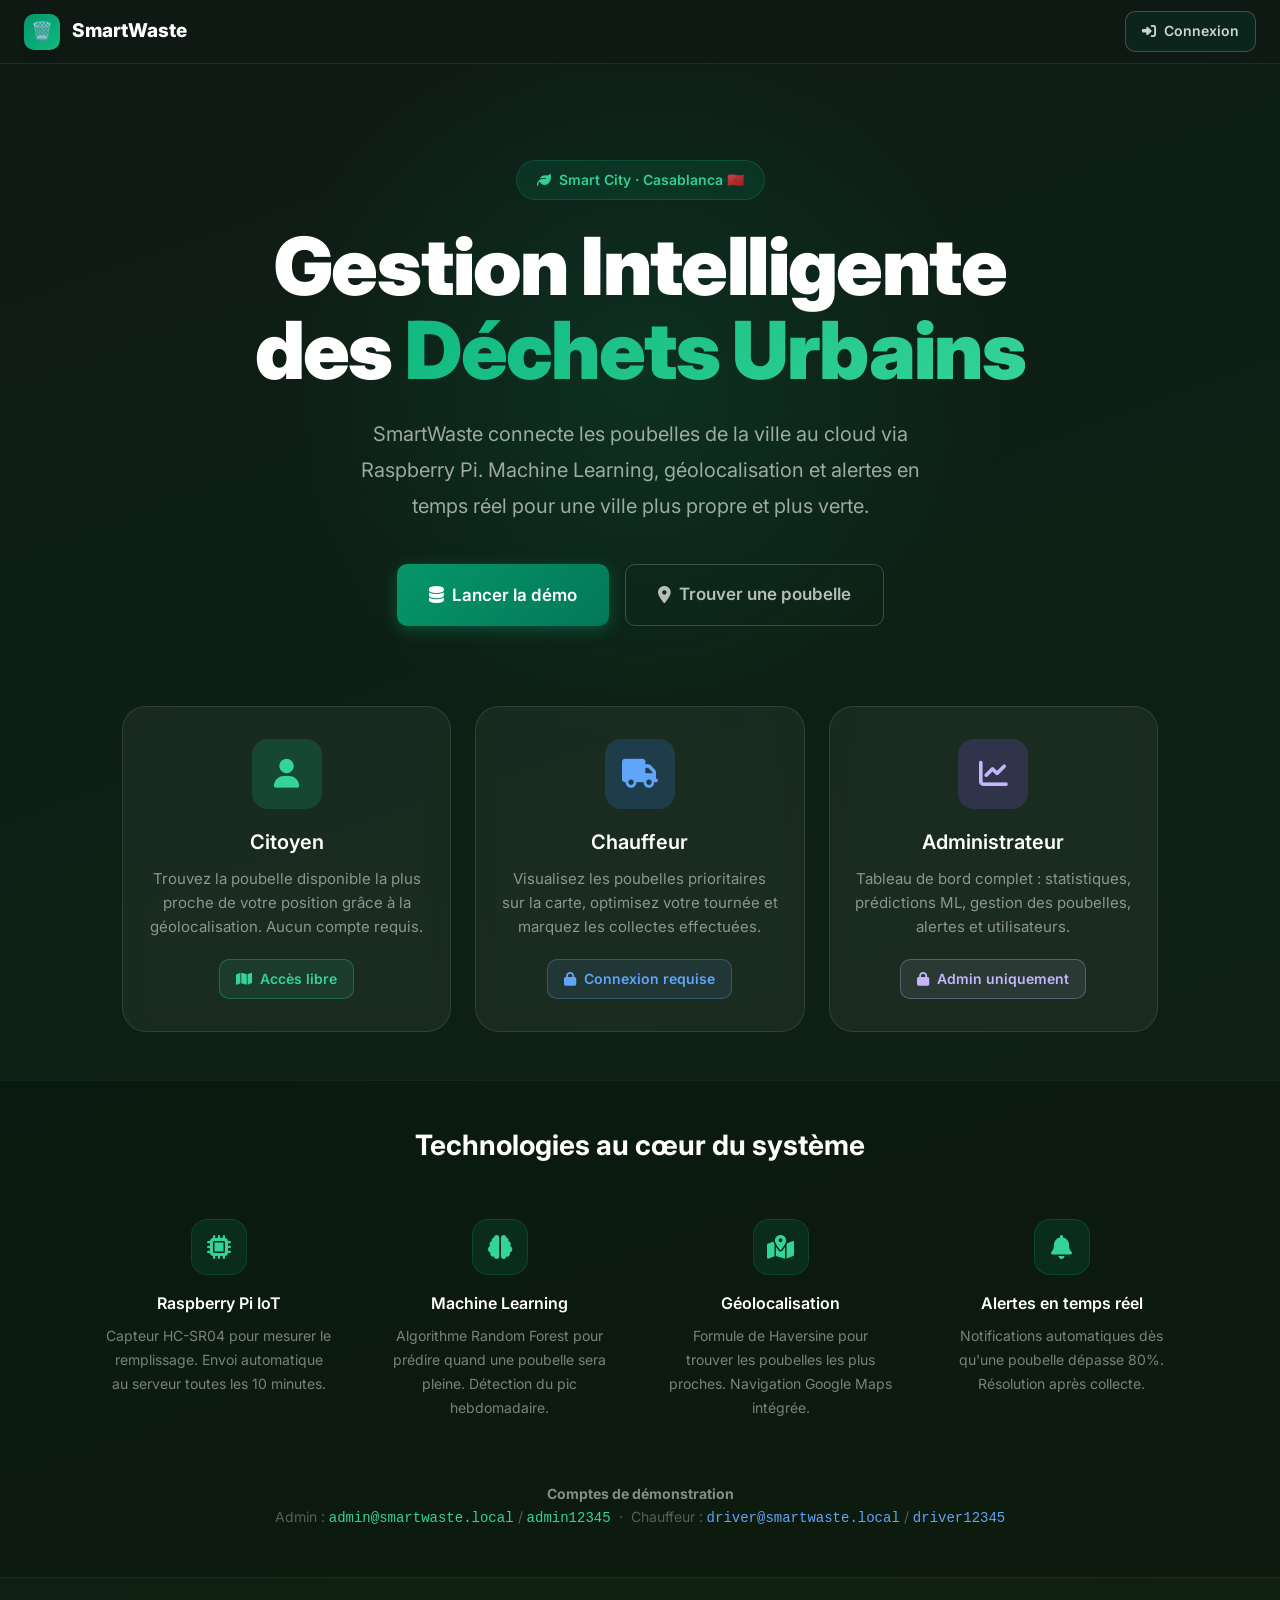
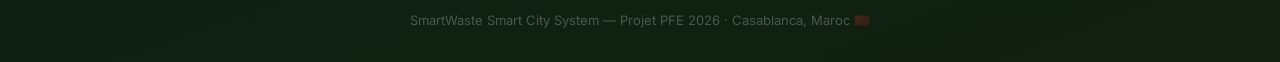
<file: frontend/index.html>
<!DOCTYPE html>
<html lang="fr">
<head>
  <meta charset="UTF-8" />
  <meta name="viewport" content="width=device-width, initial-scale=1.0" />
  <meta name="description" content="SmartWaste — Système intelligent de gestion des poubelles urbaines à Casablanca. IoT, Machine Learning et géolocalisation." />
  <meta property="og:title" content="SmartWaste Smart City System" />
  <meta property="og:description" content="Gestion intelligente des poubelles urbaines à Casablanca" />
  <title>SmartWaste — Smart City System</title>

  <!-- Police Google Fonts -->
  <link href="https://fonts.googleapis.com/css2?family=Inter:wght@300;400;500;600;700;800;900&display=swap" rel="stylesheet" />
  <!-- FontAwesome Icônes -->
  <link rel="stylesheet" href="https://cdnjs.cloudflare.com/ajax/libs/font-awesome/6.5.0/css/all.min.css" />
  <!-- Feuille de style principale -->
  <link rel="stylesheet" href="shared/css/style.css" />
</head>
<body>

<!-- ═══════════════════════════════════════════════════════════════
     PAGE D'ACCUEIL — SmartWaste Landing Page
     Présente le système et propose l'accès aux 3 interfaces
     (Citoyen, Chauffeur, Admin)
═══════════════════════════════════════════════════════════════ -->
<div class="landing-page">

  <!-- Navigation supérieure -->
  <nav class="topbar" style="background: rgba(15,26,20,0.8); border-bottom-color: rgba(255,255,255,0.08);">
    <a href="#" class="topbar-brand">
      <div class="topbar-logo">🗑️</div>
      <span style="color:white;">SmartWaste</span>
    </a>
    <div class="topbar-actions">
      <a href="login.html" class="btn btn-secondary btn-sm" style="color:rgba(255,255,255,0.8); border-color:rgba(255,255,255,0.2);">
        <i class="fas fa-sign-in-alt"></i> Connexion
      </a>
    </div>
  </nav>

  <!-- Section Hero -->
  <section class="hero-section">
    <div class="hero-badge">
      <i class="fas fa-leaf"></i>
      Smart City · Casablanca 🇲🇦
    </div>

    <h1 class="hero-title">
      Gestion Intelligente<br/>
      des <span class="highlight">Déchets Urbains</span>
    </h1>

    <p class="hero-subtitle">
      SmartWaste connecte les poubelles de la ville au cloud via Raspberry Pi.
      Machine Learning, géolocalisation et alertes en temps réel pour une ville
      plus propre et plus verte.
    </p>

    <div class="hero-actions">
      <button id="btn-seed" class="btn btn-primary btn-lg" onclick="initDemoData()">
        <i class="fas fa-database"></i>
        Lancer la démo
      </button>
      <a href="citizen/index.html" class="btn btn-ghost btn-lg" style="color:rgba(255,255,255,0.7); border-color:rgba(255,255,255,0.2);">
        <i class="fas fa-map-marker-alt"></i>
        Trouver une poubelle
      </a>
    </div>

    <!-- Message de statut seed -->
    <div id="seed-status" style="margin-top:1.5rem; color:rgba(255,255,255,0.6); font-size:0.9rem; display:none;"></div>
  </section>

  <!-- ── Cartes des 3 rôles ─────────────────────────────────────────────── -->
  <div class="role-cards">

    <!-- Citoyen -->
    <a href="citizen/index.html" class="role-card" id="card-citizen">
      <div class="role-icon" style="background: rgba(16,185,129,0.2); color: #34d399;">
        <i class="fas fa-user"></i>
      </div>
      <h3>Citoyen</h3>
      <p>Trouvez la poubelle disponible la plus proche de votre position grâce à la géolocalisation. Aucun compte requis.</p>
      <span class="btn btn-secondary btn-sm" style="color:#34d399; border-color:rgba(52,211,153,0.3); background:rgba(52,211,153,0.1);">
        <i class="fas fa-map"></i> Accès libre
      </span>
    </a>

    <!-- Chauffeur -->
    <a href="driver/index.html" class="role-card" id="card-driver">
      <div class="role-icon" style="background: rgba(59,130,246,0.2); color: #60a5fa;">
        <i class="fas fa-truck"></i>
      </div>
      <h3>Chauffeur</h3>
      <p>Visualisez les poubelles prioritaires sur la carte, optimisez votre tournée et marquez les collectes effectuées.</p>
      <span class="btn btn-secondary btn-sm" style="color:#60a5fa; border-color:rgba(96,165,250,0.3); background:rgba(96,165,250,0.1);">
        <i class="fas fa-lock"></i> Connexion requise
      </span>
    </a>

    <!-- Administrateur -->
    <a href="admin/index.html" class="role-card" id="card-admin">
      <div class="role-icon" style="background: rgba(139,92,246,0.2); color: #c4b5fd;">
        <i class="fas fa-chart-line"></i>
      </div>
      <h3>Administrateur</h3>
      <p>Tableau de bord complet : statistiques, prédictions ML, gestion des poubelles, alertes et utilisateurs.</p>
      <span class="btn btn-secondary btn-sm" style="color:#c4b5fd; border-color:rgba(196,181,253,0.3); background:rgba(196,181,253,0.1);">
        <i class="fas fa-lock"></i> Admin uniquement
      </span>
    </a>

  </div>

  <!-- ── Section Fonctionnalités ───────────────────────────────────────── -->
  <section class="features-section">
    <h2 style="text-align:center; color:white; margin-bottom:2.5rem; font-size:1.75rem;">
      Technologies au cœur du système
    </h2>

    <div class="features-grid">
      <div class="feature-item">
        <div class="feature-icon"><i class="fas fa-microchip"></i></div>
        <h4>Raspberry Pi IoT</h4>
        <p>Capteur HC-SR04 pour mesurer le remplissage. Envoi automatique au serveur toutes les 10 minutes.</p>
      </div>

      <div class="feature-item">
        <div class="feature-icon"><i class="fas fa-brain"></i></div>
        <h4>Machine Learning</h4>
        <p>Algorithme Random Forest pour prédire quand une poubelle sera pleine. Détection du pic hebdomadaire.</p>
      </div>

      <div class="feature-item">
        <div class="feature-icon"><i class="fas fa-map-marked-alt"></i></div>
        <h4>Géolocalisation</h4>
        <p>Formule de Haversine pour trouver les poubelles les plus proches. Navigation Google Maps intégrée.</p>
      </div>

      <div class="feature-item">
        <div class="feature-icon"><i class="fas fa-bell"></i></div>
        <h4>Alertes en temps réel</h4>
        <p>Notifications automatiques dès qu'une poubelle dépasse 80%. Résolution après collecte.</p>
      </div>
    </div>

    <!-- Informations techniques -->
    <div style="text-align:center; margin-top:3rem; color:rgba(255,255,255,0.3); font-size:0.875rem;">
      <strong style="color:rgba(255,255,255,0.5);">Comptes de démonstration</strong><br/>
      Admin : <code style="color:#34d399;">admin@smartwaste.local</code> / <code style="color:#34d399;">admin12345</code>
      &nbsp;·&nbsp;
      Chauffeur : <code style="color:#60a5fa;">driver@smartwaste.local</code> / <code style="color:#60a5fa;">driver12345</code>
    </div>
  </section>

  <!-- Pied de page -->
  <footer style="text-align:center; padding:2rem; color:rgba(255,255,255,0.25); font-size:0.8125rem; border-top:1px solid rgba(255,255,255,0.05);">
    SmartWaste Smart City System — Projet PFE 2026 · Casablanca, Maroc 🇲🇦
  </footer>

</div><!-- fin .landing-page -->

<!-- Scripts -->
<script src="shared/js/api.js"></script>
<script>
  /**
   * Initialise les données de démonstration via l'API /seed.
   * Appelé quand l'utilisateur clique sur "Lancer la démo".
   */
  async function initDemoData() {
    const btn = document.getElementById('btn-seed');
    const status = document.getElementById('seed-status');

    btn.disabled = true;
    btn.innerHTML = '<i class="fas fa-spinner spin"></i> Initialisation...';
    status.style.display = 'block';
    status.textContent = '⏳ Création des données de démonstration...';

    try {
      const result = await seedData();
      status.innerHTML = `✅ ${result.message}`;
      btn.innerHTML = '<i class="fas fa-check"></i> Démo prête !';
      btn.style.background = 'linear-gradient(135deg, #10b981, #059669)';
      showToast('Données de démonstration créées avec succès !', 'success', 4000);
    } catch (err) {
      status.innerHTML = `ℹ️ ${err.message}`;
      btn.disabled = false;
      btn.innerHTML = '<i class="fas fa-database"></i> Lancer la démo';
    }
  }
</script>

</body>
</html>
</file>
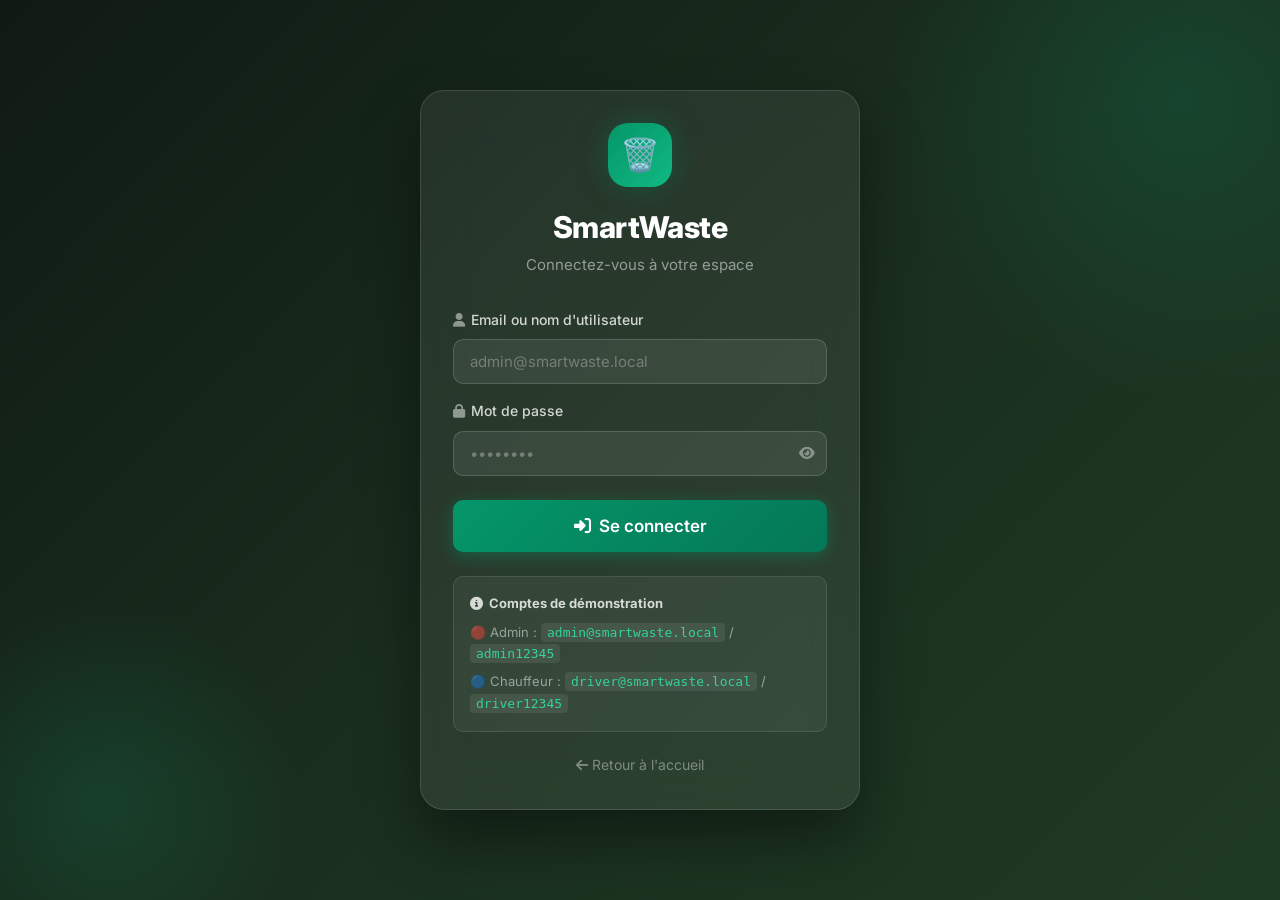
<file: frontend/login.html>
<!DOCTYPE html>
<html lang="fr">
<head>
  <meta charset="UTF-8" />
  <meta name="viewport" content="width=device-width, initial-scale=1.0" />
  <meta name="description" content="Connexion à SmartWaste — Tableau de bord Admin et Chauffeur" />
  <title>Connexion — SmartWaste</title>
  <link href="https://fonts.googleapis.com/css2?family=Inter:wght@300;400;500;600;700;800;900&display=swap" rel="stylesheet" />
  <link rel="stylesheet" href="https://cdnjs.cloudflare.com/ajax/libs/font-awesome/6.5.0/css/all.min.css" />
  <link rel="stylesheet" href="shared/css/style.css" />
</head>
<body>

<div class="login-page">
  <div class="login-card">

    <!-- Logo -->
    <div class="login-logo">🗑️</div>
    <h1 class="login-title">SmartWaste</h1>
    <p class="login-subtitle">Connectez-vous à votre espace</p>

    <!-- Formulaire de connexion -->
    <form class="login-form" id="login-form" onsubmit="handleLogin(event)">

      <!-- Message d'erreur -->
      <div class="login-error" id="login-error"></div>

      <div class="form-group">
        <label class="form-label" for="identifier">
          <i class="fas fa-user" style="margin-right:6px;opacity:0.6;"></i>Email ou nom d'utilisateur
        </label>
        <input
          type="text"
          id="identifier"
          class="form-input"
          placeholder="admin@smartwaste.local"
          autocomplete="username"
          required
        />
      </div>

      <div class="form-group">
        <label class="form-label" for="password">
          <i class="fas fa-lock" style="margin-right:6px;opacity:0.6;"></i>Mot de passe
        </label>
        <div style="position:relative;">
          <input
            type="password"
            id="password"
            class="form-input"
            placeholder="••••••••"
            autocomplete="current-password"
            required
            style="padding-right:3rem;"
          />
          <button type="button" id="toggle-pwd"
            style="position:absolute;right:12px;top:50%;transform:translateY(-50%);background:none;border:none;cursor:pointer;color:rgba(255,255,255,0.4);font-size:14px;"
            onclick="togglePassword()">
            <i class="fas fa-eye" id="pwd-icon"></i>
          </button>
        </div>
      </div>

      <button type="submit" class="btn btn-primary btn-full btn-lg" id="submit-btn" style="margin-top:0.5rem;">
        <i class="fas fa-sign-in-alt"></i>
        Se connecter
      </button>
    </form>

    <!-- Identifiants de démonstration -->
    <div class="demo-creds">
      <strong><i class="fas fa-info-circle" style="margin-right:6px;"></i>Comptes de démonstration</strong>
      <div style="margin-bottom:6px;">
        🔴 Admin : <code>admin@smartwaste.local</code> / <code>admin12345</code>
      </div>
      <div>
        🔵 Chauffeur : <code>driver@smartwaste.local</code> / <code>driver12345</code>
      </div>
    </div>

    <!-- Lien retour -->
    <div style="text-align:center; margin-top:1.25rem;">
      <a href="index.html" style="color:rgba(255,255,255,0.4); font-size:0.875rem; text-decoration:none;">
        <i class="fas fa-arrow-left" style="margin-right:4px;"></i>Retour à l'accueil
      </a>
    </div>

  </div>
</div>

<script src="shared/js/api.js"></script>
<script>
  /**
   * Gère la soumission du formulaire de connexion.
   * Redirige vers le dashboard approprié selon le rôle.
   */
  async function handleLogin(event) {
    event.preventDefault();

    const identifier = document.getElementById('identifier').value.trim();
    const password   = document.getElementById('password').value;
    const btn        = document.getElementById('submit-btn');
    const errorBox   = document.getElementById('login-error');

    // Réinitialiser l'erreur
    errorBox.style.display = 'none';
    btn.disabled = true;
    btn.innerHTML = '<i class="fas fa-spinner spin"></i> Connexion...';

    try {
      const result = await login(identifier, password);
      const role = result.user.role;

      // Redirection selon le rôle
      if (role === 'admin') {
        window.location.href = 'admin/index.html';
      } else if (role === 'driver') {
        window.location.href = 'driver/index.html';
      } else {
        window.location.href = 'index.html';
      }
    } catch (err) {
      errorBox.textContent = err.message || 'Identifiants incorrects';
      errorBox.style.display = 'block';
      btn.disabled = false;
      btn.innerHTML = '<i class="fas fa-sign-in-alt"></i> Se connecter';
    }
  }

  /** Bascule la visibilité du mot de passe */
  function togglePassword() {
    const input = document.getElementById('password');
    const icon  = document.getElementById('pwd-icon');
    if (input.type === 'password') {
      input.type = 'text';
      icon.className = 'fas fa-eye-slash';
    } else {
      input.type = 'password';
      icon.className = 'fas fa-eye';
    }
  }

  // Si déjà connecté → rediriger directement
  (function () {
    const user = getUser();
    if (user && getToken()) {
      if (user.role === 'admin')  window.location.href = 'admin/index.html';
      if (user.role === 'driver') window.location.href = 'driver/index.html';
    }
  })();
</script>

</body>
</html>
</file>
<file: frontend/shared/css/style.css>
/* ============================================================================
   style.css — Système de design global SmartWaste Smart City
   
   Ce fichier définit l'intégralité du système de design :
   - Variables CSS (design tokens : couleurs, espacement, ombres)
   - Styles de base et typographie
   - Composants réutilisables (boutons, cartes, badges, barres de progression)
   - Mises en page pour chaque interface (landing, login, citizen, driver, admin)
   - Animations et micro-interactions
   - Responsive mobile-first (breakpoints : 768px, 480px)
   
   Thème : Vert écologique moderne avec glassmorphism
   Police : Inter (Google Fonts)
   ============================================================================ */

@import url('https://fonts.googleapis.com/css2?family=Inter:wght@300;400;500;600;700;800;900&display=swap');

/* ── Variables CSS (Design Tokens) ─────────────────────────────────────────── */
:root {
  /* Palette de couleurs principale — thème vert écologique */
  --primary:        #059669;
  --primary-dark:   #047857;
  --primary-darker: #065f46;
  --primary-light:  #10b981;
  --primary-xlight: #34d399;
  --accent:         #6ee7b7;

  /* Couleurs de statut */
  --success:  #10b981;
  --warning:  #f59e0b;
  --danger:   #ef4444;
  --info:     #3b82f6;

  /* Couleurs de statut des poubelles */
  --status-empty:   #10b981;
  --status-medium:  #f59e0b;
  --status-full:    #ef4444;

  /* Palette sombre pour les dashboards */
  --dark-900: #0a0f0d;
  --dark-800: #0f1a14;
  --dark-700: #162210;
  --dark-600: #1a2e1e;
  --dark-500: #1f3a24;

  /* Couleurs de texte */
  --text-white:     #ffffff;
  --text-primary:   #111827;
  --text-secondary: #6b7280;
  --text-muted:     #9ca3af;

  /* Surfaces */
  --surface:        #ffffff;
  --surface-light:  #f9fafb;
  --surface-border: #e5e7eb;
  --surface-hover:  #f3f4f6;

  /* Ombres */
  --shadow-xs: 0 1px 2px rgba(0,0,0,0.05);
  --shadow-sm: 0 1px 3px rgba(0,0,0,0.1), 0 1px 2px rgba(0,0,0,0.06);
  --shadow-md: 0 4px 6px rgba(0,0,0,0.07), 0 2px 4px rgba(0,0,0,0.06);
  --shadow-lg: 0 10px 15px rgba(0,0,0,0.1), 0 4px 6px rgba(0,0,0,0.05);
  --shadow-xl: 0 20px 25px rgba(0,0,0,0.1), 0 10px 10px rgba(0,0,0,0.04);
  --shadow-2xl: 0 25px 50px rgba(0,0,0,0.25);
  --shadow-glow: 0 0 30px rgba(5,150,105,0.3);

  /* Rayons de bordure */
  --radius-sm:   6px;
  --radius-md:   10px;
  --radius-lg:   16px;
  --radius-xl:   24px;
  --radius-full: 9999px;

  /* Espacement */
  --space-1: 0.25rem;
  --space-2: 0.5rem;
  --space-3: 0.75rem;
  --space-4: 1rem;
  --space-5: 1.25rem;
  --space-6: 1.5rem;
  --space-8: 2rem;
  --space-10: 2.5rem;
  --space-12: 3rem;

  /* Transitions */
  --transition: all 0.3s cubic-bezier(0.4, 0, 0.2, 1);
  --transition-fast: all 0.15s ease;
  --transition-slow: all 0.5s ease;
}

/* ── Reset et base ──────────────────────────────────────────────────────────── */
*, *::before, *::after {
  box-sizing: border-box;
  margin: 0;
  padding: 0;
}

html { scroll-behavior: smooth; height: 100%; }

body {
  font-family: 'Inter', -apple-system, BlinkMacSystemFont, 'Segoe UI', sans-serif;
  font-size: 1rem;
  line-height: 1.6;
  color: var(--text-primary);
  background: var(--surface-light);
  -webkit-font-smoothing: antialiased;
  -moz-osx-font-smoothing: grayscale;
  height: 100%;
}

a { color: var(--primary); text-decoration: none; transition: var(--transition); }
a:hover { opacity: 0.8; }
img { max-width: 100%; }
ul { list-style: none; }

/* ── Typographie ────────────────────────────────────────────────────────────── */
h1 { font-size: clamp(1.8rem, 5vw, 3.5rem); font-weight: 800; line-height: 1.1; letter-spacing: -0.02em; }
h2 { font-size: clamp(1.4rem, 3vw, 2rem);   font-weight: 700; line-height: 1.2; }
h3 { font-size: 1.25rem; font-weight: 600; line-height: 1.3; }
h4 { font-size: 1rem;    font-weight: 600; }
p  { color: var(--text-secondary); line-height: 1.7; }

/* ── Boutons ────────────────────────────────────────────────────────────────── */
.btn {
  display: inline-flex;
  align-items: center;
  gap: var(--space-2);
  padding: 0.75rem 1.5rem;
  border: none;
  border-radius: var(--radius-md);
  font-family: inherit;
  font-size: 0.9375rem;
  font-weight: 600;
  cursor: pointer;
  transition: var(--transition);
  white-space: nowrap;
  text-decoration: none;
  position: relative;
  overflow: hidden;
}
.btn::after {
  content: '';
  position: absolute;
  inset: 0;
  background: rgba(255,255,255,0);
  transition: var(--transition-fast);
}
.btn:hover::after { background: rgba(255,255,255,0.1); }
.btn:active { transform: scale(0.97); }

.btn-primary   { background: linear-gradient(135deg, var(--primary), var(--primary-dark)); color: #fff; box-shadow: 0 4px 15px rgba(5,150,105,0.4); }
.btn-primary:hover { box-shadow: 0 6px 20px rgba(5,150,105,0.5); transform: translateY(-2px); }

.btn-secondary { background: rgba(5,150,105,0.1); color: var(--primary); border: 1.5px solid rgba(5,150,105,0.3); }
.btn-secondary:hover { background: rgba(5,150,105,0.15); transform: translateY(-1px); }

.btn-danger { background: linear-gradient(135deg, var(--danger), #dc2626); color: #fff; box-shadow: 0 4px 15px rgba(239,68,68,0.3); }
.btn-danger:hover { box-shadow: 0 6px 20px rgba(239,68,68,0.4); transform: translateY(-2px); }

.btn-ghost { background: transparent; color: var(--text-secondary); border: 1.5px solid var(--surface-border); }
.btn-ghost:hover { background: var(--surface-hover); color: var(--text-primary); }

.btn-sm { padding: 0.5rem 1rem; font-size: 0.875rem; }
.btn-lg { padding: 1rem 2rem; font-size: 1.0625rem; }
.btn-full { width: 100%; justify-content: center; }
.btn:disabled { opacity: 0.6; cursor: not-allowed; transform: none !important; }

/* ── Inputs / Formulaires ───────────────────────────────────────────────────── */
.form-group { display: flex; flex-direction: column; gap: var(--space-2); }
.form-label { font-size: 0.875rem; font-weight: 500; color: var(--text-primary); }

.form-input {
  width: 100%;
  padding: 0.75rem 1rem;
  border: 1.5px solid var(--surface-border);
  border-radius: var(--radius-md);
  background: var(--surface);
  color: var(--text-primary);
  font-family: inherit;
  font-size: 0.9375rem;
  transition: var(--transition-fast);
  outline: none;
}
.form-input:focus { border-color: var(--primary); box-shadow: 0 0 0 3px rgba(5,150,105,0.15); }
.form-input::placeholder { color: var(--text-muted); }

select.form-input { cursor: pointer; }

/* ── Cartes / Panneaux ──────────────────────────────────────────────────────── */
.card {
  background: var(--surface);
  border: 1px solid var(--surface-border);
  border-radius: var(--radius-lg);
  box-shadow: var(--shadow-sm);
  transition: var(--transition);
}
.card:hover { box-shadow: var(--shadow-md); }
.card-body { padding: var(--space-6); }
.card-header {
  padding: var(--space-4) var(--space-6);
  border-bottom: 1px solid var(--surface-border);
  display: flex;
  align-items: center;
  justify-content: space-between;
  gap: var(--space-4);
}

/* Carte glassmorphism (pour les dashboards sombres) */
.glass-card {
  background: rgba(255,255,255,0.08);
  border: 1px solid rgba(255,255,255,0.15);
  border-radius: var(--radius-lg);
  backdrop-filter: blur(20px);
  -webkit-backdrop-filter: blur(20px);
  transition: var(--transition);
}
.glass-card:hover {
  background: rgba(255,255,255,0.12);
  border-color: rgba(255,255,255,0.25);
  transform: translateY(-3px);
}

/* ── Badges / Statuts ───────────────────────────────────────────────────────── */
.badge {
  display: inline-flex;
  align-items: center;
  gap: var(--space-1);
  padding: 0.25rem 0.75rem;
  border-radius: var(--radius-full);
  font-size: 0.75rem;
  font-weight: 600;
  text-transform: uppercase;
  letter-spacing: 0.04em;
}
.badge-empty   { background: rgba(16,185,129,0.12); color: #059669; border: 1px solid rgba(16,185,129,0.3); }
.badge-medium  { background: rgba(245,158,11,0.12); color: #d97706; border: 1px solid rgba(245,158,11,0.3); }
.badge-full    { background: rgba(239,68,68,0.12);  color: #dc2626; border: 1px solid rgba(239,68,68,0.3); }
.badge-active  { background: rgba(239,68,68,0.12);  color: #dc2626; border: 1px solid rgba(239,68,68,0.3); }
.badge-resolved{ background: rgba(16,185,129,0.12); color: #059669; border: 1px solid rgba(16,185,129,0.3); }
.badge-admin   { background: rgba(139,92,246,0.12); color: #7c3aed; border: 1px solid rgba(139,92,246,0.3); }
.badge-driver  { background: rgba(59,130,246,0.12); color: #2563eb; border: 1px solid rgba(59,130,246,0.3); }

/* ── Barre de progression (niveau de remplissage) ───────────────────────────── */
.fill-bar {
  width: 100%;
  height: 8px;
  background: var(--surface-border);
  border-radius: var(--radius-full);
  overflow: hidden;
}
.fill-bar-inner {
  height: 100%;
  border-radius: var(--radius-full);
  transition: width 0.6s cubic-bezier(0.4, 0, 0.2, 1);
}
.fill-bar-inner.empty  { background: linear-gradient(90deg, #10b981, #34d399); }
.fill-bar-inner.medium { background: linear-gradient(90deg, #f59e0b, #fbbf24); }
.fill-bar-inner.full   { background: linear-gradient(90deg, #ef4444, #f87171); }

/* Barre large pour les cartes détaillées */
.fill-bar-lg { height: 12px; }
.fill-bar-sm { height: 5px; }

/* ── Cartes de statistiques ─────────────────────────────────────────────────── */
.stat-card {
  background: var(--surface);
  border: 1px solid var(--surface-border);
  border-radius: var(--radius-lg);
  padding: var(--space-6);
  display: flex;
  align-items: center;
  gap: var(--space-4);
  transition: var(--transition);
  box-shadow: var(--shadow-xs);
}
.stat-card:hover { box-shadow: var(--shadow-md); transform: translateY(-2px); }
.stat-icon {
  width: 52px; height: 52px;
  border-radius: var(--radius-md);
  display: flex;
  align-items: center;
  justify-content: center;
  font-size: 1.4rem;
  flex-shrink: 0;
}
.stat-icon.green  { background: rgba(16,185,129,0.12); color: #059669; }
.stat-icon.orange { background: rgba(245,158,11,0.12);  color: #d97706; }
.stat-icon.red    { background: rgba(239,68,68,0.12);   color: #dc2626; }
.stat-icon.blue   { background: rgba(59,130,246,0.12);  color: #2563eb; }
.stat-value { font-size: 1.875rem; font-weight: 800; color: var(--text-primary); line-height: 1; margin-bottom: 0.25rem; }
.stat-label { font-size: 0.875rem; color: var(--text-secondary); font-weight: 500; }

/* ── Tableau ────────────────────────────────────────────────────────────────── */
.table-wrapper { overflow-x: auto; border-radius: var(--radius-lg); border: 1px solid var(--surface-border); }
table { width: 100%; border-collapse: collapse; }
thead { background: var(--surface-light); }
th {
  padding: 0.875rem 1rem;
  text-align: left;
  font-size: 0.75rem;
  font-weight: 600;
  color: var(--text-secondary);
  text-transform: uppercase;
  letter-spacing: 0.06em;
  border-bottom: 1px solid var(--surface-border);
}
td {
  padding: 0.875rem 1rem;
  font-size: 0.9375rem;
  border-bottom: 1px solid var(--surface-border);
  vertical-align: middle;
}
tr:last-child td { border-bottom: none; }
tr:hover td { background: var(--surface-light); }

/* ── Toast Notifications ────────────────────────────────────────────────────── */
.toast-container {
  position: fixed;
  top: 1.25rem;
  right: 1.25rem;
  z-index: 9999;
  display: flex;
  flex-direction: column;
  gap: var(--space-3);
  max-width: 380px;
}
.toast {
  display: flex;
  align-items: flex-start;
  gap: var(--space-3);
  padding: var(--space-4) var(--space-5);
  background: var(--surface);
  border-radius: var(--radius-lg);
  box-shadow: var(--shadow-xl);
  border-left: 4px solid;
  animation: slideInRight 0.35s cubic-bezier(0.4,0,0.2,1);
}
.toast.success { border-color: var(--success); }
.toast.error   { border-color: var(--danger);  }
.toast.warning { border-color: var(--warning); }
.toast-icon { font-size: 1.1rem; margin-top: 1px; }
.toast.success .toast-icon { color: var(--success); }
.toast.error   .toast-icon { color: var(--danger);  }
.toast.warning .toast-icon { color: var(--warning); }
.toast-message { font-size: 0.9375rem; color: var(--text-primary); font-weight: 500; }
@keyframes slideInRight {
  from { opacity: 0; transform: translateX(100%); }
  to   { opacity: 1; transform: translateX(0); }
}

/* ── Modales ────────────────────────────────────────────────────────────────── */
.modal-overlay {
  position: fixed;
  inset: 0;
  background: rgba(0,0,0,0.5);
  backdrop-filter: blur(4px);
  z-index: 1000;
  display: flex;
  align-items: center;
  justify-content: center;
  padding: var(--space-4);
  animation: fadeIn 0.2s ease;
}
.modal-overlay.hidden { display: none; }
.modal {
  background: var(--surface);
  border-radius: var(--radius-xl);
  box-shadow: var(--shadow-2xl);
  width: 100%;
  max-width: 520px;
  max-height: 90vh;
  overflow-y: auto;
  animation: scaleIn 0.25s cubic-bezier(0.4,0,0.2,1);
}
.modal-header {
  padding: var(--space-6);
  border-bottom: 1px solid var(--surface-border);
  display: flex;
  align-items: center;
  justify-content: space-between;
}
.modal-body { padding: var(--space-6); display: flex; flex-direction: column; gap: var(--space-4); }
.modal-footer {
  padding: var(--space-4) var(--space-6);
  border-top: 1px solid var(--surface-border);
  display: flex;
  gap: var(--space-3);
  justify-content: flex-end;
}
.modal-close {
  width: 32px; height: 32px;
  border-radius: 50%;
  border: none;
  background: var(--surface-hover);
  cursor: pointer;
  display: flex;
  align-items: center;
  justify-content: center;
  font-size: 1.1rem;
  color: var(--text-secondary);
  transition: var(--transition-fast);
}
.modal-close:hover { background: var(--surface-border); color: var(--text-primary); }

/* ── Barre de navigation (Topbar) ───────────────────────────────────────────── */
.topbar {
  height: 64px;
  background: rgba(255,255,255,0.95);
  border-bottom: 1px solid var(--surface-border);
  backdrop-filter: blur(16px);
  box-shadow: var(--shadow-xs);
  position: sticky;
  top: 0;
  z-index: 100;
  display: flex;
  align-items: center;
  justify-content: space-between;
  padding: 0 var(--space-6);
  gap: var(--space-4);
}
.topbar-brand {
  display: flex;
  align-items: center;
  gap: var(--space-3);
  font-weight: 800;
  font-size: 1.1875rem;
  color: var(--text-primary);
  text-decoration: none;
}
.topbar-logo {
  width: 36px; height: 36px;
  background: linear-gradient(135deg, var(--primary), var(--primary-light));
  border-radius: 10px;
  display: flex;
  align-items: center;
  justify-content: center;
  font-size: 1.1rem;
  color: white;
  box-shadow: var(--shadow-md);
}
.topbar-nav { display: flex; align-items: center; gap: var(--space-2); }
.topbar-nav a {
  padding: 0.5rem 0.875rem;
  border-radius: var(--radius-md);
  color: var(--text-secondary);
  font-size: 0.9375rem;
  font-weight: 500;
  transition: var(--transition-fast);
  text-decoration: none;
}
.topbar-nav a:hover, .topbar-nav a.active {
  background: rgba(5,150,105,0.1);
  color: var(--primary);
}
.topbar-actions { display: flex; align-items: center; gap: var(--space-3); }
.user-badge {
  display: flex;
  align-items: center;
  gap: var(--space-2);
  padding: 0.375rem 0.875rem;
  background: rgba(5,150,105,0.1);
  border-radius: var(--radius-full);
  font-size: 0.875rem;
  font-weight: 600;
  color: var(--primary);
}

/* ── Sidebar Admin ──────────────────────────────────────────────────────────── */
.admin-layout {
  display: flex;
  min-height: 100vh;
}
.sidebar {
  width: 260px;
  min-width: 260px;
  background: var(--dark-800);
  display: flex;
  flex-direction: column;
  position: sticky;
  top: 0;
  height: 100vh;
  overflow-y: auto;
}
.sidebar-header {
  padding: var(--space-6);
  border-bottom: 1px solid rgba(255,255,255,0.08);
  display: flex;
  align-items: center;
  gap: var(--space-3);
}
.sidebar-logo {
  width: 40px; height: 40px;
  background: linear-gradient(135deg, var(--primary), var(--primary-light));
  border-radius: 12px;
  display: flex;
  align-items: center;
  justify-content: center;
  font-size: 1.3rem;
  box-shadow: 0 4px 15px rgba(5,150,105,0.4);
}
.sidebar-title { font-weight: 800; font-size: 1.125rem; color: white; }
.sidebar-subtitle { font-size: 0.75rem; color: rgba(255,255,255,0.4); margin-top: 1px; }
.sidebar-nav { flex: 1; padding: var(--space-4) var(--space-3); }
.sidebar-nav-item {
  display: flex;
  align-items: center;
  gap: var(--space-3);
  padding: 0.75rem 1rem;
  border-radius: var(--radius-md);
  color: rgba(255,255,255,0.6);
  font-size: 0.9375rem;
  font-weight: 500;
  cursor: pointer;
  transition: var(--transition-fast);
  margin-bottom: var(--space-1);
  border: none;
  background: transparent;
  width: 100%;
  text-align: left;
  font-family: inherit;
}
.sidebar-nav-item:hover { background: rgba(255,255,255,0.08); color: white; }
.sidebar-nav-item.active {
  background: linear-gradient(135deg, rgba(5,150,105,0.3), rgba(16,185,129,0.15));
  color: var(--primary-xlight);
  border: 1px solid rgba(5,150,105,0.3);
}
.sidebar-nav-item i { width: 20px; text-align: center; font-size: 1rem; }
.sidebar-badge {
  margin-left: auto;
  background: var(--danger);
  color: white;
  border-radius: var(--radius-full);
  font-size: 0.7rem;
  font-weight: 700;
  padding: 0.1rem 0.45rem;
  min-width: 20px;
  text-align: center;
}
.sidebar-footer {
  padding: var(--space-4) var(--space-3);
  border-top: 1px solid rgba(255,255,255,0.08);
}
.main-content { flex: 1; overflow-y: auto; background: #f1f5f4; }
.content-area { padding: var(--space-8); max-width: 1400px; }
.content-section { display: none; }
.content-section.active { display: block; animation: fadeIn 0.3s ease; }
.section-title { font-size: 1.5rem; font-weight: 700; color: var(--text-primary); margin-bottom: var(--space-6); }

/* ── Mise en page Chauffeur ─────────────────────────────────────────────────── */
.driver-layout {
  display: grid;
  grid-template-columns: 380px 1fr;
  height: calc(100vh - 64px);
}
.driver-sidebar {
  background: var(--surface);
  border-right: 1px solid var(--surface-border);
  display: flex;
  flex-direction: column;
  overflow-y: auto;
}
.driver-sidebar-header {
  padding: var(--space-5) var(--space-6);
  border-bottom: 1px solid var(--surface-border);
}

/* ── Mise en page Citoyen ───────────────────────────────────────────────────── */
.citizen-layout {
  display: grid;
  grid-template-columns: 360px 1fr;
  height: calc(100vh - 64px);
}
.citizen-panel {
  background: var(--surface);
  border-right: 1px solid var(--surface-border);
  display: flex;
  flex-direction: column;
  overflow-y: auto;
}
.citizen-panel-header {
  padding: var(--space-5) var(--space-6);
  background: linear-gradient(135deg, var(--primary), var(--primary-dark));
  color: white;
}
.citizen-panel-header h2 { color: white; margin-bottom: var(--space-1); font-size: 1.2rem; }
.citizen-panel-header p  { color: rgba(255,255,255,0.8); font-size: 0.875rem; }
.citizen-panel-body { flex: 1; padding: var(--space-4); overflow-y: auto; }

/* ── Carte Leaflet ──────────────────────────────────────────────────────────── */
.map-container { position: relative; flex: 1; }
#map { width: 100%; height: 100%; min-height: 400px; }

/* ── Cartes d'éléments de liste ────────────────────────────────────────────── */
.bin-list-item {
  background: var(--surface);
  border: 1px solid var(--surface-border);
  border-radius: var(--radius-md);
  padding: var(--space-4);
  margin-bottom: var(--space-3);
  cursor: pointer;
  transition: var(--transition);
  border-left: 4px solid var(--surface-border);
}
.bin-list-item:hover { box-shadow: var(--shadow-md); transform: translateX(3px); }
.bin-list-item.empty  { border-left-color: var(--status-empty); }
.bin-list-item.medium { border-left-color: var(--status-medium); }
.bin-list-item.full   { border-left-color: var(--status-full); animation: pulseRed 2s infinite; }
.bin-item-header { display: flex; align-items: flex-start; justify-content: space-between; margin-bottom: var(--space-2); gap: var(--space-2); }
.bin-item-name   { font-weight: 600; font-size: 0.9375rem; color: var(--text-primary); }
.bin-item-addr   { font-size: 0.8125rem; color: var(--text-secondary); margin-bottom: var(--space-3); }
.bin-item-meta   { display: flex; align-items: center; justify-content: space-between; gap: var(--space-2); font-size: 0.8125rem; color: var(--text-secondary); }
.bin-distance    { display: flex; align-items: center; gap: var(--space-1); font-weight: 500; }
.fill-pct        { font-weight: 700; font-size: 1rem; }
.fill-pct.empty  { color: var(--status-empty); }
.fill-pct.medium { color: var(--status-medium); }
.fill-pct.full   { color: var(--status-full); }

/* ── Cartes d'alertes ───────────────────────────────────────────────────────── */
.alert-card {
  background: var(--surface);
  border: 1px solid var(--surface-border);
  border-left: 4px solid var(--danger);
  border-radius: var(--radius-md);
  padding: var(--space-4);
  margin-bottom: var(--space-3);
  transition: var(--transition);
}
.alert-card.resolved { border-left-color: var(--success); opacity: 0.75; }
.alert-card:hover { box-shadow: var(--shadow-md); }
.alert-header { display: flex; justify-content: space-between; align-items: flex-start; margin-bottom: var(--space-2); gap: var(--space-3); }
.alert-title  { font-weight: 600; color: var(--text-primary); }
.alert-msg    { font-size: 0.875rem; color: var(--text-secondary); margin-bottom: var(--space-3); }
.alert-time   { font-size: 0.75rem; color: var(--text-muted); }

/* ── Carte de prédiction ML ─────────────────────────────────────────────────── */
.prediction-card {
  background: linear-gradient(135deg, var(--dark-700), var(--dark-600));
  border: 1px solid rgba(5,150,105,0.3);
  border-radius: var(--radius-xl);
  padding: var(--space-6);
  color: white;
}
.prediction-value { font-size: 3rem; font-weight: 900; color: var(--primary-xlight); line-height: 1; }
.prediction-label { font-size: 0.875rem; color: rgba(255,255,255,0.6); margin-top: var(--space-1); }

/* ── Page de connexion ──────────────────────────────────────────────────────── */
.login-page {
  min-height: 100vh;
  background: linear-gradient(135deg, var(--dark-800) 0%, var(--dark-600) 50%, var(--dark-500) 100%);
  display: flex;
  align-items: center;
  justify-content: center;
  padding: var(--space-4);
  position: relative;
  overflow: hidden;
}
.login-page::before {
  content: '';
  position: absolute;
  width: 600px; height: 600px;
  background: radial-gradient(circle, rgba(5,150,105,0.2) 0%, transparent 70%);
  top: -200px; right: -200px;
  border-radius: 50%;
}
.login-page::after {
  content: '';
  position: absolute;
  width: 400px; height: 400px;
  background: radial-gradient(circle, rgba(16,185,129,0.15) 0%, transparent 70%);
  bottom: -100px; left: -100px;
  border-radius: 50%;
}
.login-card {
  width: 100%;
  max-width: 440px;
  background: rgba(255,255,255,0.07);
  border: 1px solid rgba(255,255,255,0.12);
  border-radius: var(--radius-xl);
  padding: var(--space-8);
  backdrop-filter: blur(24px);
  box-shadow: 0 30px 60px rgba(0,0,0,0.4);
  position: relative;
  z-index: 1;
  animation: scaleIn 0.4s cubic-bezier(0.4,0,0.2,1);
}
.login-logo {
  width: 64px; height: 64px;
  background: linear-gradient(135deg, var(--primary), var(--primary-light));
  border-radius: 20px;
  display: flex;
  align-items: center;
  justify-content: center;
  font-size: 2rem;
  margin: 0 auto var(--space-6);
  box-shadow: var(--shadow-glow);
}
.login-title { font-size: 1.875rem; font-weight: 800; color: white; text-align: center; margin-bottom: var(--space-2); }
.login-subtitle { color: rgba(255,255,255,0.5); text-align: center; font-size: 0.9375rem; margin-bottom: var(--space-8); }
.login-form { display: flex; flex-direction: column; gap: var(--space-4); }
.login-form .form-label { color: rgba(255,255,255,0.8); }
.login-form .form-input {
  background: rgba(255,255,255,0.08);
  border-color: rgba(255,255,255,0.15);
  color: white;
}
.login-form .form-input:focus { border-color: var(--primary-light); box-shadow: 0 0 0 3px rgba(16,185,129,0.25); }
.login-form .form-input::placeholder { color: rgba(255,255,255,0.3); }
.login-error {
  background: rgba(239,68,68,0.15);
  border: 1px solid rgba(239,68,68,0.3);
  border-radius: var(--radius-md);
  padding: var(--space-3) var(--space-4);
  color: #fca5a5;
  font-size: 0.875rem;
  display: none;
}
.demo-creds {
  background: rgba(255,255,255,0.05);
  border: 1px solid rgba(255,255,255,0.1);
  border-radius: var(--radius-md);
  padding: var(--space-4);
  margin-top: var(--space-6);
  font-size: 0.8125rem;
  color: rgba(255,255,255,0.5);
}
.demo-creds strong { color: rgba(255,255,255,0.8); display: block; margin-bottom: var(--space-2); }
.demo-creds code {
  background: rgba(255,255,255,0.08);
  padding: 0.125rem 0.375rem;
  border-radius: 4px;
  font-family: monospace;
  color: var(--primary-xlight);
}

/* ── Landing Page (Hero) ────────────────────────────────────────────────────── */
.landing-page {
  background: linear-gradient(160deg, var(--dark-800) 0%, #0d2015 40%, #112010 100%);
  min-height: 100vh;
  color: white;
  overflow: hidden;
}
.hero-section {
  padding: 6rem var(--space-8) 4rem;
  text-align: center;
  position: relative;
}
.hero-section::before {
  content: '';
  position: absolute;
  width: 800px; height: 800px;
  background: radial-gradient(circle, rgba(5,150,105,0.15) 0%, transparent 65%);
  top: 50%; left: 50%;
  transform: translate(-50%, -50%);
  pointer-events: none;
}
.hero-badge {
  display: inline-flex;
  align-items: center;
  gap: var(--space-2);
  padding: 0.5rem 1.25rem;
  background: rgba(5,150,105,0.15);
  border: 1px solid rgba(5,150,105,0.3);
  border-radius: var(--radius-full);
  color: var(--primary-xlight);
  font-size: 0.875rem;
  font-weight: 600;
  margin-bottom: var(--space-6);
  animation: slideInDown 0.8s ease;
}
.hero-title {
  font-size: clamp(2.5rem, 8vw, 5rem);
  font-weight: 900;
  color: white;
  line-height: 1.05;
  margin-bottom: var(--space-6);
  animation: slideInDown 0.8s ease 0.1s both;
}
.hero-title .highlight {
  background: linear-gradient(135deg, var(--primary-light), var(--primary-xlight));
  -webkit-background-clip: text;
  -webkit-text-fill-color: transparent;
  background-clip: text;
}
.hero-subtitle {
  font-size: 1.25rem;
  color: rgba(255,255,255,0.6);
  max-width: 600px;
  margin: 0 auto var(--space-10);
  line-height: 1.8;
  animation: slideInDown 0.8s ease 0.2s both;
}
.hero-actions {
  display: flex;
  gap: var(--space-4);
  justify-content: center;
  flex-wrap: wrap;
  animation: slideInDown 0.8s ease 0.3s both;
}
.role-cards {
  display: grid;
  grid-template-columns: repeat(3, 1fr);
  gap: var(--space-6);
  padding: var(--space-4) var(--space-8) var(--space-12);
  max-width: 1100px;
  margin: 0 auto;
}
.role-card {
  background: rgba(255,255,255,0.05);
  border: 1px solid rgba(255,255,255,0.1);
  border-radius: var(--radius-xl);
  padding: var(--space-8) var(--space-6);
  text-align: center;
  transition: var(--transition);
  backdrop-filter: blur(10px);
  cursor: pointer;
  text-decoration: none;
  display: block;
}
.role-card:hover {
  background: rgba(255,255,255,0.09);
  border-color: rgba(5,150,105,0.4);
  transform: translateY(-8px);
  box-shadow: 0 20px 40px rgba(0,0,0,0.3), var(--shadow-glow);
}
.role-icon {
  width: 70px; height: 70px;
  border-radius: var(--radius-lg);
  display: flex;
  align-items: center;
  justify-content: center;
  font-size: 1.8rem;
  margin: 0 auto var(--space-5);
}
.role-card h3 { color: white; margin-bottom: var(--space-3); font-size: 1.25rem; }
.role-card p  { color: rgba(255,255,255,0.5); font-size: 0.9375rem; line-height: 1.6; margin-bottom: var(--space-5); }
.features-section {
  padding: var(--space-12) var(--space-8);
  background: rgba(0,0,0,0.2);
  border-top: 1px solid rgba(255,255,255,0.05);
}
.features-grid {
  display: grid;
  grid-template-columns: repeat(4, 1fr);
  gap: var(--space-6);
  max-width: 1100px;
  margin: 0 auto;
}
.feature-item { text-align: center; padding: var(--space-4); }
.feature-icon {
  width: 56px; height: 56px;
  background: rgba(5,150,105,0.15);
  border: 1px solid rgba(5,150,105,0.25);
  border-radius: var(--radius-lg);
  display: flex;
  align-items: center;
  justify-content: center;
  font-size: 1.5rem;
  margin: 0 auto var(--space-4);
  color: var(--primary-xlight);
}
.feature-item h4 { color: white; margin-bottom: var(--space-2); }
.feature-item p  { color: rgba(255,255,255,0.45); font-size: 0.875rem; }

/* ── Skeletons (chargement) ─────────────────────────────────────────────────── */
.skeleton {
  background: linear-gradient(90deg, var(--surface-border) 25%, var(--surface-hover) 50%, var(--surface-border) 75%);
  background-size: 200% 100%;
  animation: shimmer 1.5s infinite;
  border-radius: var(--radius-sm);
}
@keyframes shimmer {
  0%   { background-position: 200% 0; }
  100% { background-position: -200% 0; }
}

/* ── Animations globales ────────────────────────────────────────────────────── */
@keyframes fadeIn     { from { opacity: 0; }                     to { opacity: 1; } }
@keyframes slideInDown{ from { opacity: 0; transform: translateY(-20px); } to { opacity: 1; transform: translateY(0); } }
@keyframes slideInUp  { from { opacity: 0; transform: translateY(20px);  } to { opacity: 1; transform: translateY(0); } }
@keyframes scaleIn    { from { opacity: 0; transform: scale(0.92); }      to { opacity: 1; transform: scale(1); } }
@keyframes pulseRed {
  0%, 100% { border-left-color: var(--status-full); }
  50%       { border-left-color: rgba(239,68,68,0.4); }
}
@keyframes spin { to { transform: rotate(360deg); } }
.spin { animation: spin 1s linear infinite; }

/* ── Utilitaires ────────────────────────────────────────────────────────────── */
.hidden   { display: none !important; }
.flex     { display: flex; }
.flex-col { display: flex; flex-direction: column; }
.items-center   { align-items: center; }
.justify-between{ justify-content: space-between; }
.gap-2  { gap: var(--space-2); }
.gap-3  { gap: var(--space-3); }
.gap-4  { gap: var(--space-4); }
.gap-6  { gap: var(--space-6); }
.mt-2   { margin-top: var(--space-2); }
.mt-4   { margin-top: var(--space-4); }
.mt-6   { margin-top: var(--space-6); }
.mb-4   { margin-bottom: var(--space-4); }
.mb-6   { margin-bottom: var(--space-6); }
.p-4    { padding: var(--space-4); }
.p-6    { padding: var(--space-6); }
.text-sm    { font-size: 0.875rem; }
.text-xs    { font-size: 0.75rem; }
.text-muted { color: var(--text-muted); }
.text-secondary { color: var(--text-secondary); }
.font-bold  { font-weight: 700; }
.font-semibold { font-weight: 600; }
.grid-2 { display: grid; grid-template-columns: 1fr 1fr; gap: var(--space-4); }
.grid-4 { display: grid; grid-template-columns: repeat(4,1fr); gap: var(--space-4); }

/* Nearest bin highlight */
.nearest-bin-box {
  background: linear-gradient(135deg, rgba(5,150,105,0.12), rgba(16,185,129,0.06));
  border: 1.5px solid rgba(5,150,105,0.3);
  border-radius: var(--radius-md);
  padding: var(--space-4);
  margin-bottom: var(--space-4);
}
.nearest-bin-box.no-bin {
  background: rgba(239,68,68,0.06);
  border-color: rgba(239,68,68,0.25);
}

/* Filter buttons */
.filter-tabs { display: flex; gap: var(--space-2); margin-bottom: var(--space-4); flex-wrap: wrap; }
.filter-tab {
  padding: 0.375rem 0.875rem;
  border: 1.5px solid var(--surface-border);
  border-radius: var(--radius-full);
  background: transparent;
  color: var(--text-secondary);
  font-size: 0.8125rem;
  font-weight: 500;
  cursor: pointer;
  font-family: inherit;
  transition: var(--transition-fast);
}
.filter-tab.active, .filter-tab:hover {
  border-color: var(--primary);
  background: rgba(5,150,105,0.1);
  color: var(--primary);
}

/* Charts */
.chart-container { position: relative; width: 100%; }
.chart-row { display: grid; grid-template-columns: 1fr 1fr; gap: var(--space-6); margin-bottom: var(--space-6); }

/* Divider */
.divider { height: 1px; background: var(--surface-border); margin: var(--space-4) 0; }

/* Empty state */
.empty-state {
  text-align: center;
  padding: var(--space-12) var(--space-6);
  color: var(--text-muted);
}
.empty-state i { font-size: 3rem; margin-bottom: var(--space-4); opacity: 0.4; display: block; }
.empty-state p { font-size: 0.9375rem; }

/* ── Responsive ─────────────────────────────────────────────────────────────── */
@media (max-width: 1024px) {
  .role-cards    { grid-template-columns: 1fr 1fr; }
  .features-grid { grid-template-columns: 1fr 1fr; }
  .grid-4        { grid-template-columns: repeat(2,1fr); }
  .chart-row     { grid-template-columns: 1fr; }
  .sidebar       { width: 220px; min-width: 220px; }
}

@media (max-width: 768px) {
  .topbar { padding: 0 var(--space-4); }
  .topbar-nav { display: none; }

  .driver-layout  { grid-template-columns: 1fr; grid-template-rows: auto 1fr; }
  .driver-sidebar { height: auto; max-height: 45vh; border-right: none; border-bottom: 1px solid var(--surface-border); }

  .citizen-layout { grid-template-columns: 1fr; grid-template-rows: auto 1fr; }
  .citizen-panel  { height: auto; max-height: 45vh; border-right: none; border-bottom: 1px solid var(--surface-border); }

  .admin-layout { flex-direction: column; }
  .sidebar { width: 100%; height: auto; min-width: unset; position: static; }
  .sidebar-nav { display: flex; flex-wrap: wrap; padding: var(--space-3); gap: var(--space-2); }
  .sidebar-nav-item { padding: 0.5rem 0.75rem; font-size: 0.875rem; }

  .role-cards    { grid-template-columns: 1fr; max-width: 400px; }
  .features-grid { grid-template-columns: 1fr 1fr; }
  .hero-section  { padding: 3rem var(--space-4) 2rem; }
  .grid-2        { grid-template-columns: 1fr; }
  .grid-4        { grid-template-columns: 1fr 1fr; }
}

@media (max-width: 480px) {
  .features-grid { grid-template-columns: 1fr; }
  .grid-4        { grid-template-columns: 1fr 1fr; }
  .hero-actions  { flex-direction: column; align-items: center; }
  .stat-card     { padding: var(--space-4); }
  .content-area  { padding: var(--space-4); }
  .topbar        { height: 56px; }
}
</file>
